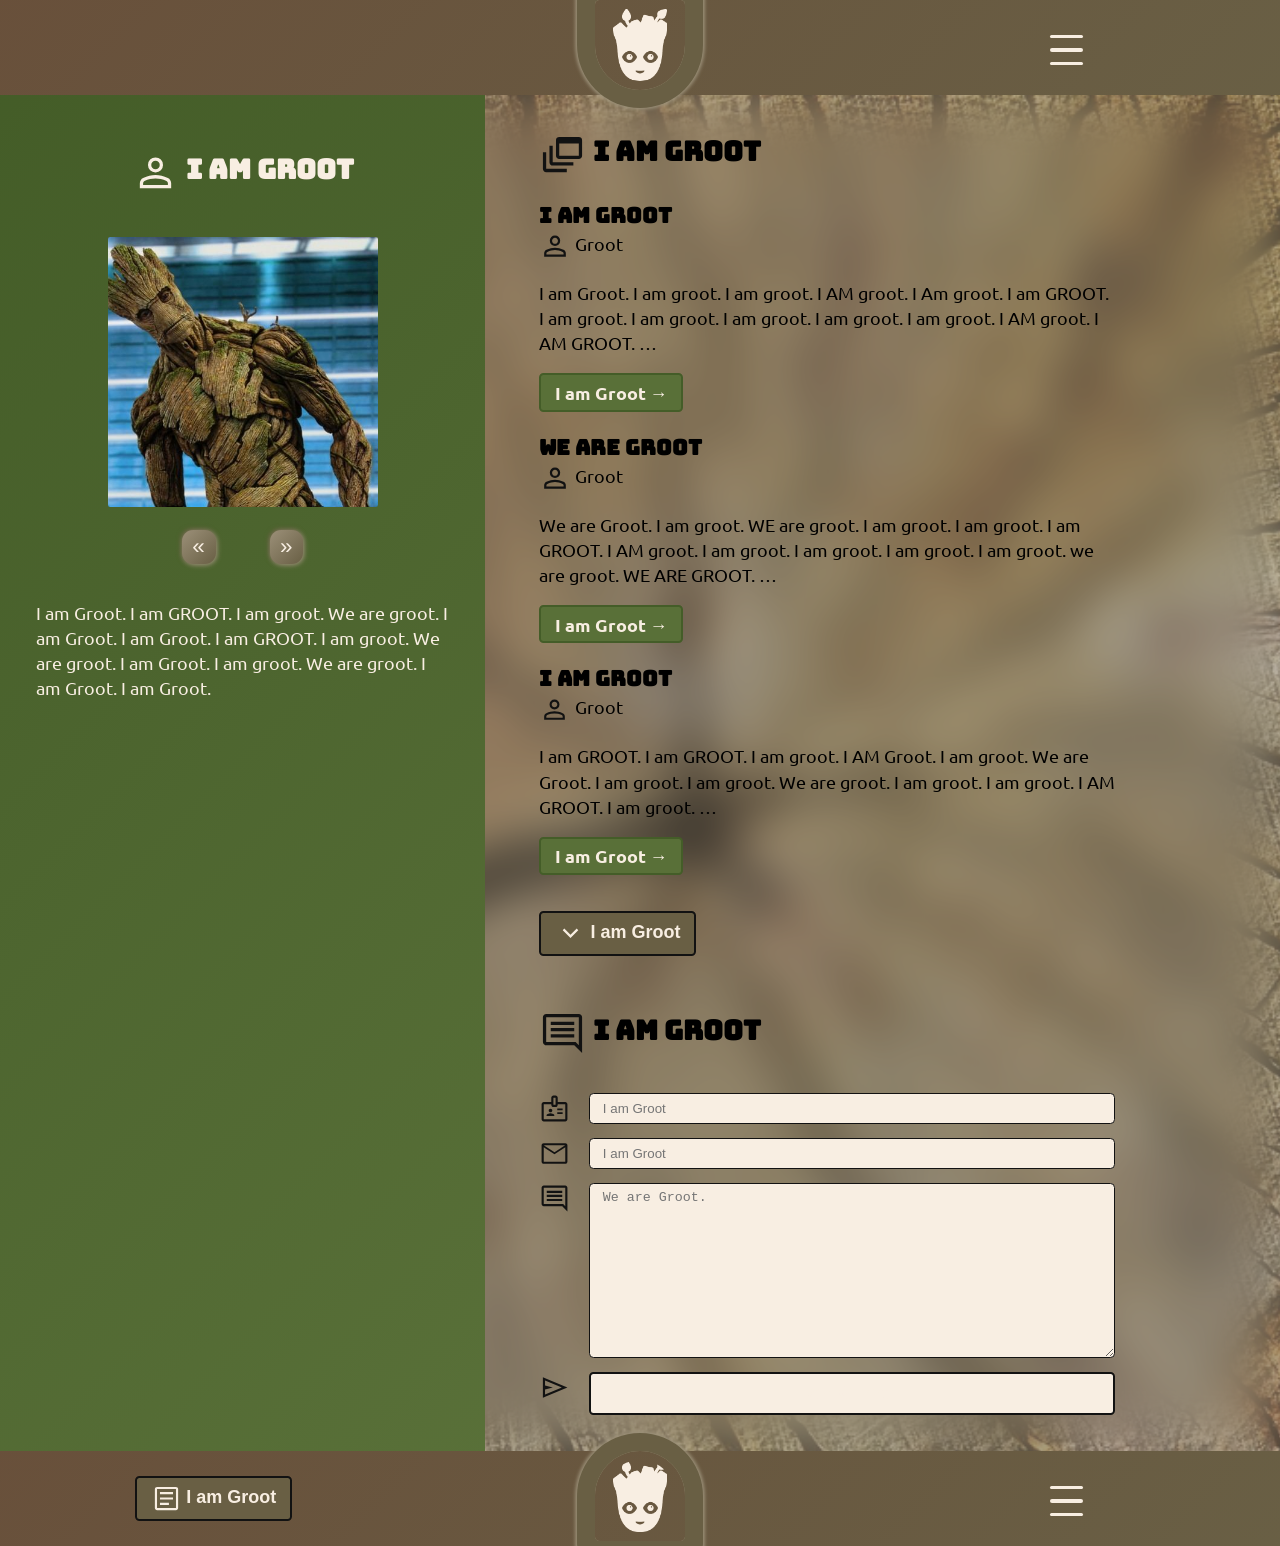
<file: final/index.html>
<!DOCTYPE html>
<!-- JM, 12/06/25 -->
<!-- Final Project, WEB 238 -->
<html lang="en">
    <head>
        <meta charset="UTF-8">
        <meta name="viewport" content="width=device-width, initial-scale=1.0">
        <title>I am Groot</title>

        <link rel="preconnect" href="https://fonts.googleapis.com">
        <link rel="preconnect" href="https://fonts.gstatic.com" crossorigin>
        <link href="https://fonts.googleapis.com/css2?family=Bungee+Inline&family=Ubuntu:ital,wght@0,300;0,400;0,500;0,700;1,300;1,400;1,500;1,700&display=swap" rel="stylesheet">
        <link rel="stylesheet" href="./css/styles.css">

        <script src="https://code.jquery.com/jquery-3.7.1.js" integrity="sha256-eKhayi8LEQwp4NKxN+CfCh+3qOVUtJn3QNZ0TciWLP4=" crossorigin="anonymous"></script>
        <script src="js/script.js" defer></script>
    </head>
    <body>
        <div id="wrapper">
            <header id="IamGroot">
                <span><!-- Filler element to center --></span>
                <a href="#IamGroot"><img src="./assets/baby-groot.png" alt="Baby Groot icon." class="baby-groot-icon"></a>
                <nav class="dropdown-menu">
                    <button class="dropdown-menu__hamburger">
                        <span class="bar"></span>
                        <span class="bar"></span>
                        <span class="bar"></span>
                        Open Menu
                    </button>
                    <menu class="dropdown-menu__menu">
                        <li><a href="#IAmGroot" class="icon-before blog">I am Groot</a></li>
                        <li><a href="#IAMGroot" class="icon-before comment">I am Groot</a></li>
                    </menu>
                </nav>
            </header>
            <main>
                <aside id="IamGroot" class="about-the-author">
                    <h2 class="icon-before author">I am Groot</h2>
                        <div class="carousel__container">
                            <ul class="carousel">
                                <li class="slide"><img src="./assets/groot-author-photo.jpg" alt="Groot author photo."></li>
                                <li class="slide"><img src="./assets/teen-groot.jpg" alt=""></li>
                                <li class="slide"><img src="./assets/i-am-groot-chillin.jpg" alt=""></li>
                            </ul>
                            <menu class="carousel__controls">
                                <li><button class="controls__previous-slide">&laquo;</button></li>
                                <li><button class="controls__next-slide">&raquo;</button></li>
                            </menu>
                        </div>
                        <p>
                            I am Groot. I am GROOT. I am groot. We are groot. I am Groot.
                            I am Groot. I am GROOT. I am groot. We are groot. I am Groot.
                            I am groot. We are groot. I am Groot. I am Groot.
                        </p>
                </aside>
                <section id="IAmGroot" class="blog-posts">
                    <h2 class="icon-before blog">I am Groot</h2>
                    <template id="blog-post">
                        <article class="blog-post">
                            <h3 class="title">I am Groot</h3>
                            <span class="author icon-before">Groot</span>
                            <p class="snippet">
                                I am Groot. I am groot. I am groot. I AM groot. I Am groot. I am GROOT. I am groot.
                                I am groot. I am groot. I am groot. I am groot. I AM groot. I AM GROOT.
                            </p>
                            <a href="#">I am Groot &rarr;</a>
                        </article>
                    </template>
                    <button class="more-posts"><span class="icon-before more">I am Groot</span></button>
                </section>
                <section id="IAMGroot" class="contact">
                    <form action="#" class="contact-form">
                            <h2 class="icon-before comment">I am Groot</h2>
                            <label for="name" class="icon-before name"></label><input type="text" id="main-name" name="name" placeholder="I am Groot">
                            <label for="email" class="icon-before email"></label><input type="email" id="main-email" name="email" placeholder="I am Groot">
                            <label for="comments" class="icon-before comment"></label><textarea name="comments" id="main-comments" placeholder="We are Groot."></textarea>
                            <label for="submit" class="icon-before submit"></label><input type="submit" name="submit" value="I am Groot" class="submit-form">
                        </form>
                </section>
            </main>
            <footer>
                <button class="colophon__open" title="Open Colophon"><span class="icon-before article">I am Groot</span></button>
                <a href="#IamGroot"><img src="./assets/baby-groot.png" alt="Baby Groot icon." class="baby-groot-icon"></a>
                <nav class="dropdown-menu">
                    <menu class="dropdown-menu__menu above">
                        <li><a href="#IAmGroot" class="icon-before blog">I am Groot</a></li>
                        <li><a href="#IAMGroot" class="icon-before comment">I am Groot</a></li>
                    </menu>
                    <button class="dropdown-menu__hamburger">
                        <span class="bar"></span>
                        <span class="bar"></span>
                        <span class="bar"></span>
                        Open Menu
                    </button>
                </nav>
                <dialog class="colophon">
                    <button class="colophon__close">Close</button>
                    <button class="translate"><span class="icon-before translate">Translate</span></button>
                    <ul class="untranslated">
                        <li>"Groot." I am "I am Groot." We are Groot. We are Groot.</li>
                        <li><a href="https://www.schemecolor.com/groot.php">I am Groot. I am Groot. We are Groot.</a></li>
                        <li><a href="https://www.flaticon.com/free-icons/groot" title="groot icons">I am Groot. I am GROOT. We Are Groot.</a></li>
                        <li><a href="https://alchetron.com/Groot">I am Groot. We are Groot.</a></li>
                        <li><a href="https://www.cheatsheet.com/news/i-am-groot-writers-reveal-groot-love-someday.html/">I am Groot~ I am Groot."I Am Groot," We are Groot. I am Groot. We are Groot.</a></li>
                        <li><a href="https://www.looper.com/115232/new-avengers-infinity-war-tv-spot-features-sassy-teen-groot/">I am Groot.. We are Groot.</a></li>
                        <li><a href="https://pixabay.com/photos/wood-chopped-cut-year-rings-3312216/">I am Groot.</a> <a href="https://pixabay.com/users/mabelamber-1377835/">I am Groot.</a> <a href="https://pixabay.com/service/license-summary/">We are Groot.</a></li>
                        <li><a href="https://fonts.google.com/icons">I am Groot. We are Groot.</a></li>
                        <li><a href="https://fonts.google.com/specimen/Ubuntu">I am Groot.</a> I am Groot. <a href="https://canonical.com/legal/font-licence">We are Groot.</a></li>
                        <li><a href="https://fonts.google.com/specimen/Bungee+Inline">I am Groot.</a> I am Groot &copy; 2023 <a href="https://github.com/djrrb/Bungee">We are Groot</a> <a href="https://openfontlicense.org/open-font-license-official-text/">We are Groot.</a></li>
                    </ul>
                    <ul class="translated">
                        <li>"Groot" and "I am Groot" copyrighted by Walt Disney Studios and Marvel Studios.</li>
                        <li><a href="https://www.schemecolor.com/groot.php">Groot color scheme from schemecolor.com</a></li>
                        <li><a href="https://www.flaticon.com/free-icons/groot" title="groot icons">Baby Groot icon created by pocike - Flaticon</a></li>
                        <li><a href="https://alchetron.com/Groot">Adult Groot leaning photo from alchetron.com</a></li>
                        <li><a href="https://www.cheatsheet.com/news/i-am-groot-writers-reveal-groot-love-someday.html/">Baby Groot with cucumber on eyes from I Am Groot by Marvel Studios. Image found on cheatsheet.com</a></li>
                        <li><a href="https://www.looper.com/115232/new-avengers-infinity-war-tv-spot-features-sassy-teen-groot/">Teen Groot image from Looper</a></li>
                        <li><a href="https://pixabay.com/photos/wood-chopped-cut-year-rings-3312216/">Wood background image</a> by <a href="https://pixabay.com/users/mabelamber-1377835/">MabelAmber on Pixabay</a>, licensed under <a href="https://pixabay.com/service/license-summary/">Pixabay Content License</a></li>
                        <li><a href="https://fonts.google.com/icons">Material symbols by Google</a></li>
                        <li><a href="https://fonts.google.com/specimen/Ubuntu">Ubuntu font</a> designed by Dalton Maag, licensed under <a href="https://canonical.com/legal/font-licence">Ubuntu font License</a></li>
                        <li><a href="https://fonts.google.com/specimen/Bungee+Inline">Bungee Inline font</a> Copyright &copy; 2023 <a href="https://github.com/djrrb/Bungee">The Bungee Project Authors</a>, licensed under <a href="https://openfontlicense.org/open-font-license-official-text/">SIL Open Font License</a></li>
                    </ul>
                </dialog>
            </footer>
        </div>
    </body>
</html>
</file>
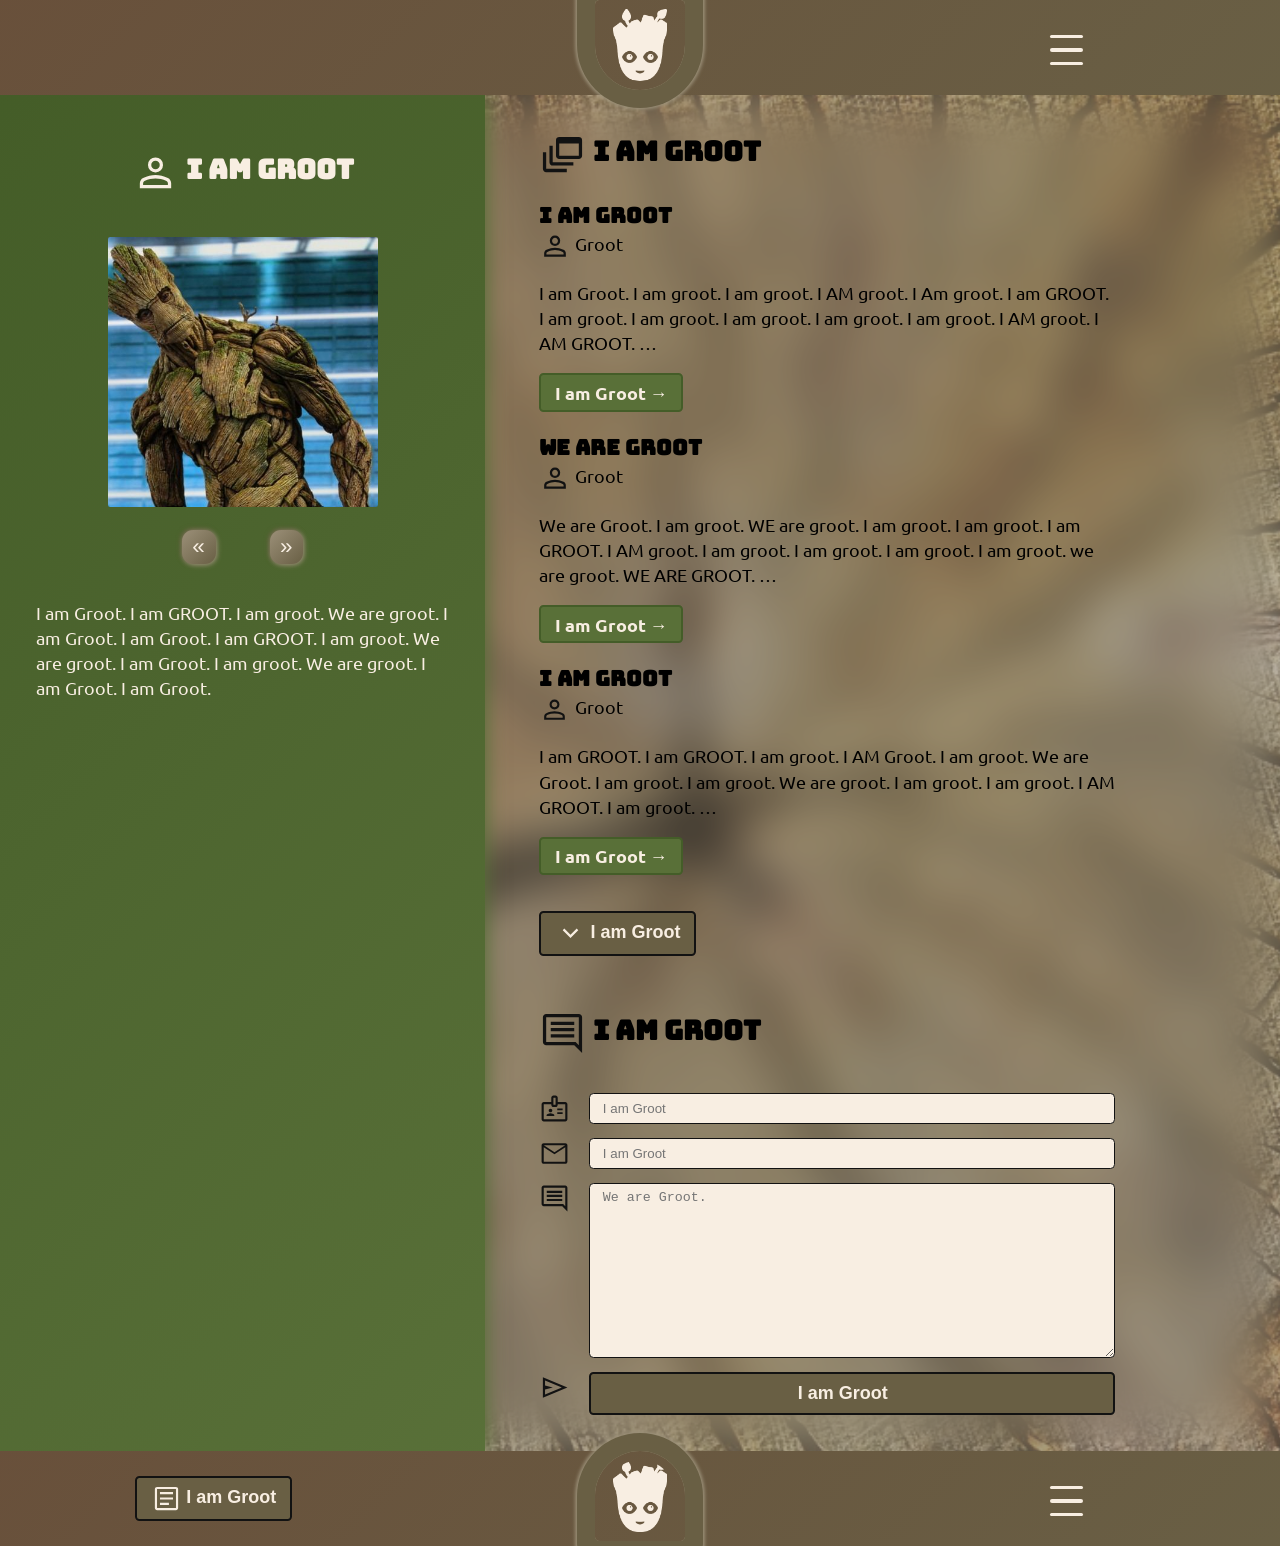
<file: iamgroot/index.html>
<!DOCTYPE html>
<!-- JM, 12/06/25 -->
<!-- Final Project, WEB 238 -->
<html lang="en">
    <head>
        <meta charset="UTF-8">
        <meta name="viewport" content="width=device-width, initial-scale=1.0">
        <title>I am Groot</title>

        <link rel="preconnect" href="https://fonts.googleapis.com">
        <link rel="preconnect" href="https://fonts.gstatic.com" crossorigin>
        <link href="https://fonts.googleapis.com/css2?family=Bungee+Inline&family=Ubuntu:ital,wght@0,300;0,400;0,500;0,700;1,300;1,400;1,500;1,700&display=swap" rel="stylesheet">
        <link rel="stylesheet" href="./css/styles.css">

        <script src="https://code.jquery.com/jquery-3.7.1.js" integrity="sha256-eKhayi8LEQwp4NKxN+CfCh+3qOVUtJn3QNZ0TciWLP4=" crossorigin="anonymous"></script>
        <script src="js/script.js" defer></script>
    </head>
    <body>
        <div id="wrapper">
            <header id="IamGroot">
                <span><!-- Filler element to center --></span>
                <a href="#IamGroot"><img src="./assets/baby-groot.png" alt="Baby Groot icon." class="baby-groot-icon"></a>
                <nav class="dropdown-menu">
                    <button class="dropdown-menu__hamburger">
                        <span class="bar"></span>
                        <span class="bar"></span>
                        <span class="bar"></span>
                        Open Menu
                    </button>
                    <menu class="dropdown-menu__menu">
                        <li><a href="#IAmGroot" class="icon-before blog">I am Groot</a></li>
                        <li><a href="#IAMGroot" class="icon-before comment">I am Groot</a></li>
                    </menu>
                </nav>
            </header>
            <main>
                <aside id="IamGroot" class="about-the-author">
                    <h2 class="icon-before author">I am Groot</h2>
                        <div class="carousel__container">
                            <ul class="carousel">
                                <li class="slide"><img src="./assets/groot-author-photo.jpg" alt="Groot author photo."></li>
                                <li class="slide"><img src="./assets/teen-groot.jpg" alt=""></li>
                                <li class="slide"><img src="./assets/i-am-groot-chillin.jpg" alt=""></li>
                            </ul>
                            <menu class="carousel__controls">
                                <li><button class="controls__previous-slide">&laquo;</button></li>
                                <li><button class="controls__next-slide">&raquo;</button></li>
                            </menu>
                        </div>
                        <p>
                            I am Groot. I am GROOT. I am groot. We are groot. I am Groot.
                            I am Groot. I am GROOT. I am groot. We are groot. I am Groot.
                            I am groot. We are groot. I am Groot. I am Groot.
                        </p>
                </aside>
                <section id="IAmGroot" class="blog-posts">
                    <h2 class="icon-before blog">I am Groot</h2>
                    <template id="blog-post">
                        <article class="blog-post">
                            <h3 class="title">I am Groot</h3>
                            <span class="author icon-before">Groot</span>
                            <p class="snippet">
                                I am Groot. I am groot. I am groot. I AM groot. I Am groot. I am GROOT. I am groot.
                                I am groot. I am groot. I am groot. I am groot. I AM groot. I AM GROOT.
                            </p>
                            <a href="#">I am Groot &rarr;</a>
                        </article>
                    </template>
                    <button class="more-posts"><span class="icon-before more">I am Groot</span></button>
                </section>
                <section id="IAMGroot" class="contact">
                    <form action="#" class="contact-form">
                            <h2 class="icon-before comment">I am Groot</h2>
                            <label for="name" class="icon-before name"></label><input type="text" id="main-name" name="name" placeholder="I am Groot">
                            <label for="email" class="icon-before email"></label><input type="email" id="main-email" name="email" placeholder="I am Groot">
                            <label for="comments" class="icon-before comment"></label><textarea name="comments" id="main-comments" placeholder="We are Groot."></textarea>
                            <label for="submit" class="icon-before submit"></label><input type="submit" name="submit" value="I am Groot" class="submit-form">
                        </form>
                </section>
            </main>
            <footer>
                <button class="colophon__open" title="Open Colophon"><span class="icon-before article">I am Groot</span></button>
                <a href="#IamGroot"><img src="./assets/baby-groot.png" alt="Baby Groot icon." class="baby-groot-icon"></a>
                <nav class="dropdown-menu">
                    <menu class="dropdown-menu__menu above">
                        <li><a href="#IAmGroot" class="icon-before blog">I am Groot</a></li>
                        <li><a href="#IAMGroot" class="icon-before comment">I am Groot</a></li>
                    </menu>
                    <button class="dropdown-menu__hamburger">
                        <span class="bar"></span>
                        <span class="bar"></span>
                        <span class="bar"></span>
                        Open Menu
                    </button>
                </nav>
                <dialog class="colophon">
                    <button class="colophon__close">Close</button>
                    <button class="translate"><span class="icon-before translate">Translate</span></button>
                    <ul class="untranslated">
                        <li>"Groot." I am "I am Groot." We are Groot. We are Groot.</li>
                        <li><a href="https://www.fsniraj.dev/creating-an-infinite-auto-sliding-carousel-with-html-css-and-javascript">I am Groot. I am Groot. I AM Groot.</a></li>
                        <li><a href="https://www.schemecolor.com/groot.php">I am Groot. I am Groot. We are Groot.</a></li>
                        <li><a href="https://www.flaticon.com/free-icons/groot" title="groot icons">I am Groot. I am GROOT. We Are Groot.</a></li>
                        <li><a href="https://alchetron.com/Groot">I am Groot. We are Groot.</a></li>
                        <li><a href="https://www.cheatsheet.com/news/i-am-groot-writers-reveal-groot-love-someday.html/">I am Groot~ I am Groot."I Am Groot," We are Groot. I am Groot. We are Groot.</a></li>
                        <li><a href="https://www.looper.com/115232/new-avengers-infinity-war-tv-spot-features-sassy-teen-groot/">I am Groot.. We are Groot.</a></li>
                        <li><a href="https://pixabay.com/photos/wood-chopped-cut-year-rings-3312216/">I am Groot.</a> <a href="https://pixabay.com/users/mabelamber-1377835/">I am Groot.</a> <a href="https://pixabay.com/service/license-summary/">We are Groot.</a></li>
                        <li><a href="https://fonts.google.com/icons">I am Groot. We are Groot.</a></li>
                        <li><a href="https://fonts.google.com/specimen/Ubuntu">I am Groot.</a> I am Groot. <a href="https://canonical.com/legal/font-licence">We are Groot.</a></li>
                        <li><a href="https://fonts.google.com/specimen/Bungee+Inline">I am Groot.</a> I am Groot &copy; 2023 <a href="https://github.com/djrrb/Bungee">We are Groot</a> <a href="https://openfontlicense.org/open-font-license-official-text/">We are Groot.</a></li>
                    </ul>
                    <ul class="translated">
                        <li>"Groot" and "I am Groot" copyrighted by Walt Disney Studios and Marvel Studios.</li>
                        <li><a href="https://www.fsniraj.dev/creating-an-infinite-auto-sliding-carousel-with-html-css-and-javascript">Carousel code adapted from JavaScript by fsniraj</a></li>
                        <li><a href="https://www.schemecolor.com/groot.php">Groot color scheme from schemecolor.com</a></li>
                        <li><a href="https://www.flaticon.com/free-icons/groot" title="groot icons">Baby Groot icon created by pocike - Flaticon</a></li>
                        <li><a href="https://alchetron.com/Groot">Adult Groot leaning photo from alchetron.com</a></li>
                        <li><a href="https://www.cheatsheet.com/news/i-am-groot-writers-reveal-groot-love-someday.html/">Baby Groot with cucumber on eyes from I Am Groot by Marvel Studios. Image found on cheatsheet.com</a></li>
                        <li><a href="https://www.looper.com/115232/new-avengers-infinity-war-tv-spot-features-sassy-teen-groot/">Teen Groot image from Looper</a></li>
                        <li><a href="https://pixabay.com/photos/wood-chopped-cut-year-rings-3312216/">Wood background image</a> by <a href="https://pixabay.com/users/mabelamber-1377835/">MabelAmber on Pixabay</a>, licensed under <a href="https://pixabay.com/service/license-summary/">Pixabay Content License</a></li>
                        <li><a href="https://fonts.google.com/icons">Material symbols by Google</a></li>
                        <li><a href="https://fonts.google.com/specimen/Ubuntu">Ubuntu font</a> designed by Dalton Maag, licensed under <a href="https://canonical.com/legal/font-licence">Ubuntu font License</a></li>
                        <li><a href="https://fonts.google.com/specimen/Bungee+Inline">Bungee Inline font</a> Copyright &copy; 2023 <a href="https://github.com/djrrb/Bungee">The Bungee Project Authors</a>, licensed under <a href="https://openfontlicense.org/open-font-license-official-text/">SIL Open Font License</a></li>
                    </ul>
                </dialog>
            </footer>
        </div>
    </body>
</html>
</file>
<file: final/css/styles.css>
/* JM, 12/06/25 */
/* Final Project, WEB 238 */

:root {
  font-size: clamp(16px, calc(1vw + 0.6em), 1.125em);
  font-family: "Ubuntu", "Segoe UI", Tahoma, Geneva, Verdana, sans-serif;
  box-sizing: border-box;
  line-height: 1.4;

  --dark-moss-green: hsl(88, 40%, 26%);
  --dark-olive-green: hsl(85, 33%, 33%);
  --coffee: hsl(28, 28%, 32%);
  --artichoke: hsl(40, 15%, 54%);
  --boy-red: hsl(44, 21%, 34%);
  --black: hsl(0, 0%, 7%);
  --off-white: hsl(33, 61%, 93%);
}

*,
*::before,
*::after {
  box-sizing: inherit;
}

html,
body {
  margin: 0;
  padding: 0;
  max-width: 100vw;
  overflow-x: hidden;
}

img {
  max-width: 100%;
}

h1 {
  text-align: center;
}

h1,
h2,
h3,
h4,
h5,
h6 {
  font-family: "Bungee Inline", "Times New Roman", Times, serif;
}

p,
figcaption {
  max-width: 70ch;
}

/* Double container */

#wrapper {
  max-width: 100%;
  overflow-y: hidden;
  display: grid;
  grid-template-columns: [left] auto [content] 1fr auto [right];
  background: url("../assets/tree-bark.jpg") center/cover no-repeat;
}

main {
  display: grid;
  grid-template-columns: [left] 1fr [content] 95vw 1fr [right];
  row-gap: 3em;
  background-color: hsla(from var(--artichoke) h s l / 0.4);
  backdrop-filter: blur(25px);
}

#wrapper > *,
main > * {
  grid-column: content;
}

.full-bleed {
  grid-column: left / right;
  width: 100%;
}

main .full-bleed {
  padding-left: 3.75vw;
  padding-right: 3.75vw;
}

main section,
main > aside {
  & h2 {
    margin-top: 0;
  }
}

main section:last-of-type {
  margin-bottom: 2em;
}

/* Header */

header,
footer {
  display: grid;
  grid-template-columns: 1fr 1fr 1fr;
  justify-items: center;
  align-items: center;
  background-image: linear-gradient(
    135deg,
    var(--coffee) 0%,
    var(--boy-red) 100%
  );

  position: relative;
  z-index: 100;
}

.baby-groot-icon {
  width: 5em;
  height: 5em;
  aspect-ratio: 1;
  padding: 0.5em;

  border-radius: 100%;
  background-color: linear-gradient(
    135deg,
    var(--artichoke) 0%,
    var(--boy-red) 100%
  );
  box-shadow: 0 0 0 1em var(--boy-red), 0 0 0.2em 1.1em var(--artichoke);
}

header .baby-groot-icon {
  border-radius: 10% 10% 100% 100%;
}

footer .baby-groot-icon {
  border-radius: 100% 100% 10% 10%;
}

/* Dropdown module */

.dropdown-menu {
  position: relative;
}

.dropdown-menu__hamburger {
  position: relative;
  z-index: 10;

  --hamburger-size: 3em;
  width: var(--hamburger-size);
  height: var(--hamburger-size);
  aspect-ratio: 1;

  padding: 0;
  margin: 0;
  border: none;
  background-color: transparent;

  text-indent: 10rem;
  text-align: center;

  cursor: pointer;

  overflow: hidden;
}

.bar {
  display: block;
  position: relative;
  left: 0.25em;

  width: calc(var(--hamburger-size) - 0.5em);
  height: 0.1875rem;
  margin: calc(var(--hamburger-size) / 4) 0;
  border-radius: 0.5rem;
  background-color: var(--off-white);

  transition: all 0.3s ease;
}

/* Middle bar */
.dropdown-menu__hamburger.is-open .bar:nth-child(2) {
  opacity: 0;
}

/* Top bar */
.dropdown-menu__hamburger.is-open .bar:nth-child(1) {
  transform: translateY(calc((var(--hamburger-size) / 4) - 0.25em))
    rotate(45deg);
}

/* Bottom bar */
.dropdown-menu__hamburger.is-open .bar:nth-child(3) {
  transform: translateY(calc(-1 * (var(--hamburger-size) / 2.5) - 0.25em))
    rotate(-45deg);
}

.dropdown-menu__menu {
  list-style: none;
  position: absolute;
  right: 0;
  z-index: 1000;

  padding: 0;
  margin: 0;

  white-space: nowrap;

  display: none;
}

.dropdown-menu__menu.above {
  transform: translateY(-9em);
}

/* Arrow connecting to the hamburger */
.dropdown-menu__menu.is-open::before {
  content: "";
  width: 0;
  height: 0;
  display: block;
  aspect-ratio: 1;
  border: 0.8em solid;

  border-color: transparent transparent var(--boy-red) transparent;

  position: absolute;
  top: 0;
  right: 0;
  transform: translate(-0.25em, -1.6em);
}

.dropdown-menu__menu.above::before {
  display: none;
}

.dropdown-menu__menu.above.is-open::after {
  content: "";
  width: 0;
  height: 0;
  display: block;
  aspect-ratio: 1;
  border: 0.8em solid;

  border-color: var(--boy-red) transparent transparent transparent;

  position: absolute;
  bottom: 0;
  right: 0;
  transform: translate(-0.25em, 1.6em);
}

.dropdown-menu__menu > li > a {
  display: block;
  padding: 0.75em 1.5em;
  font-size: 1.25em;
  background-color: var(--boy-red);
  color: var(--off-white);
  text-decoration: none;

  border-left: 0.125em solid var(--black);
  border-right: 0.125em solid var(--black);

  text-align: center;

  &.icon-before::before {
    background-color: var(--off-white);
  }
}

.dropdown-menu__menu > li:first-of-type > a {
  border-top-left-radius: 0.5em;
  border-top-right-radius: 0.25em 0.5em;
  border-top: 0.125em solid var(--black);
}

.dropdown-menu__menu > li:last-of-type > a {
  border-bottom-left-radius: 0.5em;
  border-bottom-right-radius: 0.5em;
  border-bottom: 0.125em solid var(--black);
}

.dropdown-menu__menu > li > a:hover {
  background-color: var(--artichoke);
  color: var(--black);
}

.dropdown-menu__menu > li > a:active {
  background-color: var(--coffee);
  color: var(--off-white);
}

/* Main */

/* Sidebar */

.about-the-author {
  background-image: linear-gradient(
    135deg,
    var(--dark-moss-green) 0%,
    var(--dark-olive-green) 100%
  );
  color: var(--off-white);

  display: flex;
  flex-direction: column;
  align-items: center;
  grid-column: left/right;
  padding: 3em 2em;

  & .icon-before::before {
    background-color: var(--off-white);
  }
}

/* Carousel */

.carousel__container {
  max-width: 15em;
  overflow-x: hidden;

  .carousel {
    list-style-type: none;
    padding: 0;
    display: flex;

    will-change: transform;

    & .slide {
      min-width: fit-content;
      border-radius: 0.5em;

      & img {
        aspect-ratio: 1;
        object-fit: cover;
        max-width: 15em;
        border-radius: 0.125em;
      }
    }

    transition: transform 0.15s;
  }

  .carousel__controls {
    list-style-type: none;
    padding: 0;
    display: flex;
    justify-content: center;
    align-items: center;
    gap: 3rem;
    width: 100%;

    & button {
      font-size: 1.25em;
      padding: 0;
      width: 1.5em;
      height: 1.5em;
      border: none;
      background-image: linear-gradient(
        135deg,
        var(--artichoke) 0%,
        var(--boy-red) 100%
      );
      box-shadow: 0.05em 0.05em 0.25em var(--artichoke),
        -0.05em -0.05em 0.25em var(--boy-red);
      color: var(--off-white);
      border-radius: 0.5em;
      cursor: pointer;
    }
  }
}

/* Blog posts */

.blog-post {
  margin: 1em auto;

  &:last-of-type {
    margin-bottom: 2em;
  }

  & .title {
    margin-bottom: 0;
  }

  & .snippet::after {
    content: " …";
  }
}

.more-posts,
.colophon__open,
.submit-form,
button.translate,
.blog-post a {
  display: block;
  padding: 0.25em 0.75em;
  font-size: 1em;
  background-color: var(--boy-red);
  color: var(--off-white);
  text-decoration: none;
  font-weight: bold;

  border-radius: 0.25em;
  border: 0.125em solid var(--black);

  text-align: center;

  & .icon-before::before {
    background-color: var(--off-white);
  }

  cursor: pointer;
}

.blog-post a {
  display: inline-block;
  background-color: var(--dark-olive-green);
  border-color: var(--dark-moss-green);
}

.more-posts:disabled {
  background-image: linear-gradient(
    150deg,
    var(--artichoke) 0%,
    var(--boy-red) 100%
  );
  color: var(--coffee);
  border-color: var(--boy-red);

  & .icon-before::before {
    background-color: var(--coffee);
  }
  cursor: not-allowed;
}

/* Contact form */

.contact-form {
  display: grid;
  grid-template-columns: [icon] 2em [input] 1fr;
  gap: 0.75em;
  max-width: 65ch;
}

.contact-form h2 {
  grid-column: span 2;
}

.contact-form input {
  border-radius: 0.25rem;
  border: 0.0575em solid var(--black);
  padding: 0.5em 2em 0.5em 1em;
  grid-column: input;
  background-color: var(--off-white);
}

.contact-form textarea {
  border-radius: 0.25rem;
  border: 0.0575em solid var(--black);
  padding: 0.5em 1em;
  aspect-ratio: 3 / 1;
  background-color: var(--off-white);
}

.contact-form *::before {
  grid-column: icon;
}

.contact-form [type="submit"] {
  border: 0.125em solid var(--black);
}

/* Footer */

/* Colophon */

.colophon {
  max-width: calc(100vw - 2.5em);
  max-height: calc(100vh - 10em);
  background-color: var(--off-white);
  border-radius: 0.5em;

  padding: 1em;
  position: fixed;
  z-index: 100;
  inset: 0;
}

.colophon a {
  color: var(--dark-moss-green);
}

.colophon__open,
.colophon__close,
button.translate {
  cursor: pointer;
}

.colophon__close {
  position: absolute;
  top: 1em;
  right: 1em;
  z-index: 1000;

  text-indent: 10rem;

  display: block;
  width: 2rem;
  height: 2rem;
  aspect-ratio: 1;
  padding: 0.5rem;
  background-color: transparent;
  border: none;

  background-repeat: no-repeat;
  background-image: url("../assets/close-icon.svg");

  overflow: hidden;
  cursor: pointer;
}

.translated {
  display: none;
}

/* Icon before */

.icon-before::before {
  --icon: url("../assets/person-icon.svg");
  mask: var(--icon) center/contain no-repeat;
  background-color: var(--black);
  display: inline-block;
  vertical-align: middle;
  content: " ";
  width: 1.75em;
  height: 1.75em;
  aspect-ratio: 1;
  margin-right: 0.25em;
}

.icon-before.translate::before {
  --icon: url("../assets/translate-icon.svg");
}

.icon-before.author::before {
  --icon: url("../assets/person-icon.svg");
}

.icon-before.article::before {
  --icon: url("../assets/article-icon.svg");
}

.icon-before.blog::before {
  --icon: url("../assets/blog-icon.svg");
}

.icon-before.more::before {
  --icon: url("../assets/more-icon.svg");
}

.icon-before.comment::before {
  --icon: url("../assets/comment-icon.svg");
}

.icon-before.name::before {
  --icon: url("../assets/name-icon.svg");
}

.icon-before.email::before {
  --icon: url("../assets/email-icon.svg");
}

.icon-before.submit::before {
  --icon: url("../assets/send-icon.svg");
}

@media (min-width: 64em) {
  #wrapper {
    max-width: 100%;
    display: grid;
    grid-template-columns: [left] auto [content] 1fr auto [right];
  }

  main {
    display: grid;
    grid-template-columns: [left] 1fr [sidebar] 25vw [content] 45vw 1fr [right];
    gap: 3em;
  }

  main section:first-of-type {
    margin-top: 2em;
  }

  #wrapper > *,
  main > * {
    grid-column: content;
  }

  .about-the-author {
    grid-row: span 2;
    grid-column: left / content;
  }
}
</file>
<file: iamgroot/css/styles.css>
/* JM, 12/06/25 */
/* Final Project, WEB 238 */

:root {
  font-size: clamp(16px, calc(1vw + 0.6em), 1.125em);
  font-family: "Ubuntu", "Segoe UI", Tahoma, Geneva, Verdana, sans-serif;
  box-sizing: border-box;
  line-height: 1.4;

  --dark-moss-green: hsl(88, 40%, 26%);
  --dark-olive-green: hsl(85, 33%, 33%);
  --coffee: hsl(28, 28%, 32%);
  --artichoke: hsl(40, 15%, 54%);
  --boy-red: hsl(44, 21%, 34%);
  --black: hsl(0, 0%, 7%);
  --off-white: hsl(33, 61%, 93%);
}

*,
*::before,
*::after {
  box-sizing: inherit;
}

html,
body {
  margin: 0;
  padding: 0;
  max-width: 100vw;
  overflow-x: hidden;
}

img {
  max-width: 100%;
}

h1 {
  text-align: center;
}

h1,
h2,
h3,
h4,
h5,
h6 {
  font-family: "Bungee Inline", "Times New Roman", Times, serif;
}

p,
figcaption {
  max-width: 70ch;
}

/* Double container */

#wrapper {
  max-width: 100%;
  overflow-y: hidden;
  display: grid;
  grid-template-columns: [left] auto [content] 1fr auto [right];
  background: url("../assets/tree-bark.jpg") center/cover no-repeat;
}

main {
  display: grid;
  grid-template-columns: [left] 1fr [content] 95vw 1fr [right];
  row-gap: 3em;
  background-color: hsla(from var(--artichoke) h s l / 0.4);
  backdrop-filter: blur(25px);
}

#wrapper > *,
main > * {
  grid-column: content;
}

.full-bleed {
  grid-column: left / right;
  width: 100%;
}

main .full-bleed {
  padding-left: 3.75vw;
  padding-right: 3.75vw;
}

main section,
main > aside {
  & h2 {
    margin-top: 0;
  }
}

main section:last-of-type {
  margin-bottom: 2em;
}

/* Header */

header,
footer {
  display: grid;
  grid-template-columns: 1fr 1fr 1fr;
  justify-items: center;
  align-items: center;
  background-image: linear-gradient(
    135deg,
    var(--coffee) 0%,
    var(--boy-red) 100%
  );

  position: relative;
  z-index: 100;
}

.baby-groot-icon {
  width: 5em;
  height: 5em;
  aspect-ratio: 1;
  padding: 0.5em;

  border-radius: 100%;
  background-color: linear-gradient(
    135deg,
    var(--artichoke) 0%,
    var(--boy-red) 100%
  );
  box-shadow: 0 0 0 1em var(--boy-red), 0 0 0.2em 1.1em var(--artichoke);
}

header .baby-groot-icon {
  border-radius: 10% 10% 100% 100%;
}

footer .baby-groot-icon {
  border-radius: 100% 100% 10% 10%;
}

/* Dropdown module */

.dropdown-menu {
  position: relative;
}

.dropdown-menu__hamburger {
  position: relative;
  z-index: 10;

  --hamburger-size: 3em;
  width: var(--hamburger-size);
  height: var(--hamburger-size);
  aspect-ratio: 1;

  padding: 0;
  margin: 0;
  border: none;
  background-color: transparent;

  text-indent: 10rem;
  text-align: center;

  cursor: pointer;

  overflow: hidden;
}

.bar {
  display: block;
  position: relative;
  left: 0.25em;

  width: calc(var(--hamburger-size) - 0.5em);
  height: 0.1875rem;
  margin: calc(var(--hamburger-size) / 4) 0;
  border-radius: 0.5rem;
  background-color: var(--off-white);

  transition: all 0.3s ease;
}

/* Middle bar */
.dropdown-menu__hamburger.is-open .bar:nth-child(2) {
  opacity: 0;
}

/* Top bar */
.dropdown-menu__hamburger.is-open .bar:nth-child(1) {
  transform: translateY(calc((var(--hamburger-size) / 4) - 0.25em))
    rotate(45deg);
}

/* Bottom bar */
.dropdown-menu__hamburger.is-open .bar:nth-child(3) {
  transform: translateY(calc(-1 * (var(--hamburger-size) / 2.5) - 0.25em))
    rotate(-45deg);
}

.dropdown-menu__menu {
  list-style: none;
  position: absolute;
  right: 0;
  z-index: 1000;

  padding: 0;
  margin: 0;

  white-space: nowrap;

  display: none;
}

.dropdown-menu__menu.above {
  transform: translateY(-9em);
}

/* Arrow connecting to the hamburger */
.dropdown-menu__menu.is-open::before {
  content: "";
  width: 0;
  height: 0;
  display: block;
  aspect-ratio: 1;
  border: 0.8em solid;

  border-color: transparent transparent var(--boy-red) transparent;

  position: absolute;
  top: 0;
  right: 0;
  transform: translate(-0.25em, -1.6em);
}

.dropdown-menu__menu.above::before {
  display: none;
}

.dropdown-menu__menu.above.is-open::after {
  content: "";
  width: 0;
  height: 0;
  display: block;
  aspect-ratio: 1;
  border: 0.8em solid;

  border-color: var(--boy-red) transparent transparent transparent;

  position: absolute;
  bottom: 0;
  right: 0;
  transform: translate(-0.25em, 1.6em);
}

.dropdown-menu__menu > li > a {
  display: block;
  padding: 0.75em 1.5em;
  font-size: 1.25em;
  background-color: var(--boy-red);
  color: var(--off-white);
  text-decoration: none;

  border-left: 0.125em solid var(--black);
  border-right: 0.125em solid var(--black);

  text-align: center;

  &.icon-before::before {
    background-color: var(--off-white);
  }
}

.dropdown-menu__menu > li:first-of-type > a {
  border-top-left-radius: 0.5em;
  border-top-right-radius: 0.25em 0.5em;
  border-top: 0.125em solid var(--black);
}

.dropdown-menu__menu > li:last-of-type > a {
  border-bottom-left-radius: 0.5em;
  border-bottom-right-radius: 0.5em;
  border-bottom: 0.125em solid var(--black);
}

.dropdown-menu__menu > li > a:hover {
  background-color: var(--artichoke);
  color: var(--black);
}

.dropdown-menu__menu > li > a:active {
  background-color: var(--coffee);
  color: var(--off-white);
}

/* Main */

/* Sidebar */

.about-the-author {
  background-image: linear-gradient(
    135deg,
    var(--dark-moss-green) 0%,
    var(--dark-olive-green) 100%
  );
  color: var(--off-white);

  display: flex;
  flex-direction: column;
  align-items: center;
  grid-column: left/right;
  padding: 3em 2em;

  & .icon-before::before {
    background-color: var(--off-white);
  }
  box-shadow: 0 0.125em 1em var(--dark-olive-green);
}

/* Carousel */

.carousel__container {
  max-width: 15em;
  overflow-x: hidden;

  .carousel {
    list-style-type: none;
    padding: 0;
    display: flex;

    will-change: transform;

    & .slide {
      min-width: fit-content;
      border-radius: 0.5em;

      & img {
        aspect-ratio: 1;
        object-fit: cover;
        max-width: 15em;
        border-radius: 0.125em;
      }
    }

    transition: transform 0.15s;
  }

  .carousel__controls {
    list-style-type: none;
    padding: 0;
    display: flex;
    justify-content: center;
    align-items: center;
    gap: 3rem;
    width: 100%;

    & button {
      font-size: 1.25em;
      padding: 0;
      width: 1.5em;
      height: 1.5em;
      border: none;
      background-image: linear-gradient(
        135deg,
        var(--artichoke) 0%,
        var(--boy-red) 100%
      );
      box-shadow: 0.05em 0.05em 0.25em var(--artichoke),
        -0.05em -0.05em 0.25em var(--boy-red);
      color: var(--off-white);
      border-radius: 0.5em;
      cursor: pointer;
    }
  }
}

/* Blog posts */

.blog-post {
  margin: 1em auto;

  &:last-of-type {
    margin-bottom: 2em;
  }

  & .title {
    margin-bottom: 0;
  }

  & .snippet::after {
    content: " …";
  }
}

.more-posts,
.colophon__open,
.submit-form,
button.translate,
.blog-post a {
  display: block;
  padding: 0.25em 0.75em;
  font-size: 1em;
  background-color: var(--boy-red);
  color: var(--off-white);
  text-decoration: none;
  font-weight: bold;

  border-radius: 0.25em;
  border: 0.125em solid var(--black);

  text-align: center;

  & .icon-before::before {
    background-color: var(--off-white);
  }

  cursor: pointer;
}

.blog-post a {
  display: inline-block;
  background-color: var(--dark-olive-green);
  border-color: var(--dark-moss-green);
}

.more-posts:disabled {
  background-image: linear-gradient(
    150deg,
    var(--artichoke) 0%,
    var(--boy-red) 100%
  );
  color: var(--coffee);
  border-color: var(--boy-red);

  & .icon-before::before {
    background-color: var(--coffee);
  }
  cursor: not-allowed;
}

/* Contact form */

.contact-form {
  display: grid;
  grid-template-columns: [icon] 2em [input] 1fr;
  gap: 0.75em;
  max-width: 65ch;
}

.contact-form h2 {
  grid-column: span 2;
}

.contact-form input {
  border-radius: 0.25rem;
  border: 0.0575em solid var(--black);
  padding: 0.5em 2em 0.5em 1em;
  grid-column: input;
  background-color: var(--off-white);
}

.contact-form textarea {
  border-radius: 0.25rem;
  border: 0.0575em solid var(--black);
  padding: 0.5em 1em;
  aspect-ratio: 3 / 1;
  background-color: var(--off-white);
}

.contact-form *::before {
  grid-column: icon;
}

.contact-form [type="submit"] {
  border: 0.125em solid var(--black);
  background-color: var(--boy-red);
}

/* Footer */

/* Colophon */

.colophon {
  max-width: calc(100vw - 2.5em);
  max-height: calc(100vh - 10em);
  background-color: var(--off-white);
  border-radius: 0.5em;

  padding: 1em;
  position: fixed;
  z-index: 100;
  inset: 0;
}

.colophon a {
  color: var(--dark-moss-green);
}

.colophon__open,
.colophon__close,
button.translate {
  cursor: pointer;
}

.colophon__close {
  position: absolute;
  top: 1em;
  right: 1em;
  z-index: 1000;

  text-indent: 10rem;

  display: block;
  width: 2rem;
  height: 2rem;
  aspect-ratio: 1;
  padding: 0.5rem;
  background-color: transparent;
  border: none;

  background-repeat: no-repeat;
  background-image: url("../assets/close-icon.svg");

  overflow: hidden;
  cursor: pointer;
}

.translated {
  display: none;
}

/* Icon before */

.icon-before::before {
  --icon: url("../assets/person-icon.svg");
  mask: var(--icon) center/contain no-repeat;
  background-color: var(--black);
  display: inline-block;
  vertical-align: middle;
  content: " ";
  width: 1.75em;
  height: 1.75em;
  aspect-ratio: 1;
  margin-right: 0.25em;
}

.icon-before.translate::before {
  --icon: url("../assets/translate-icon.svg");
}

.icon-before.author::before {
  --icon: url("../assets/person-icon.svg");
}

.icon-before.article::before {
  --icon: url("../assets/article-icon.svg");
}

.icon-before.blog::before {
  --icon: url("../assets/blog-icon.svg");
}

.icon-before.more::before {
  --icon: url("../assets/more-icon.svg");
}

.icon-before.comment::before {
  --icon: url("../assets/comment-icon.svg");
}

.icon-before.name::before {
  --icon: url("../assets/name-icon.svg");
}

.icon-before.email::before {
  --icon: url("../assets/email-icon.svg");
}

.icon-before.submit::before {
  --icon: url("../assets/send-icon.svg");
}

@media (min-width: 64em) {
  #wrapper {
    max-width: 100%;
    display: grid;
    grid-template-columns: [left] auto [content] 1fr auto [right];
  }

  main {
    display: grid;
    grid-template-columns: [left] 1fr [sidebar] 25vw [content] 45vw 1fr [right];
    gap: 3em;
  }

  main section:first-of-type {
    margin-top: 2em;
  }

  #wrapper > *,
  main > * {
    grid-column: content;
  }

  .about-the-author {
    grid-row: span 2;
    grid-column: left / content;
    box-shadow: 0.125em 0 1em var(--dark-olive-green);
  }
}
</file>
